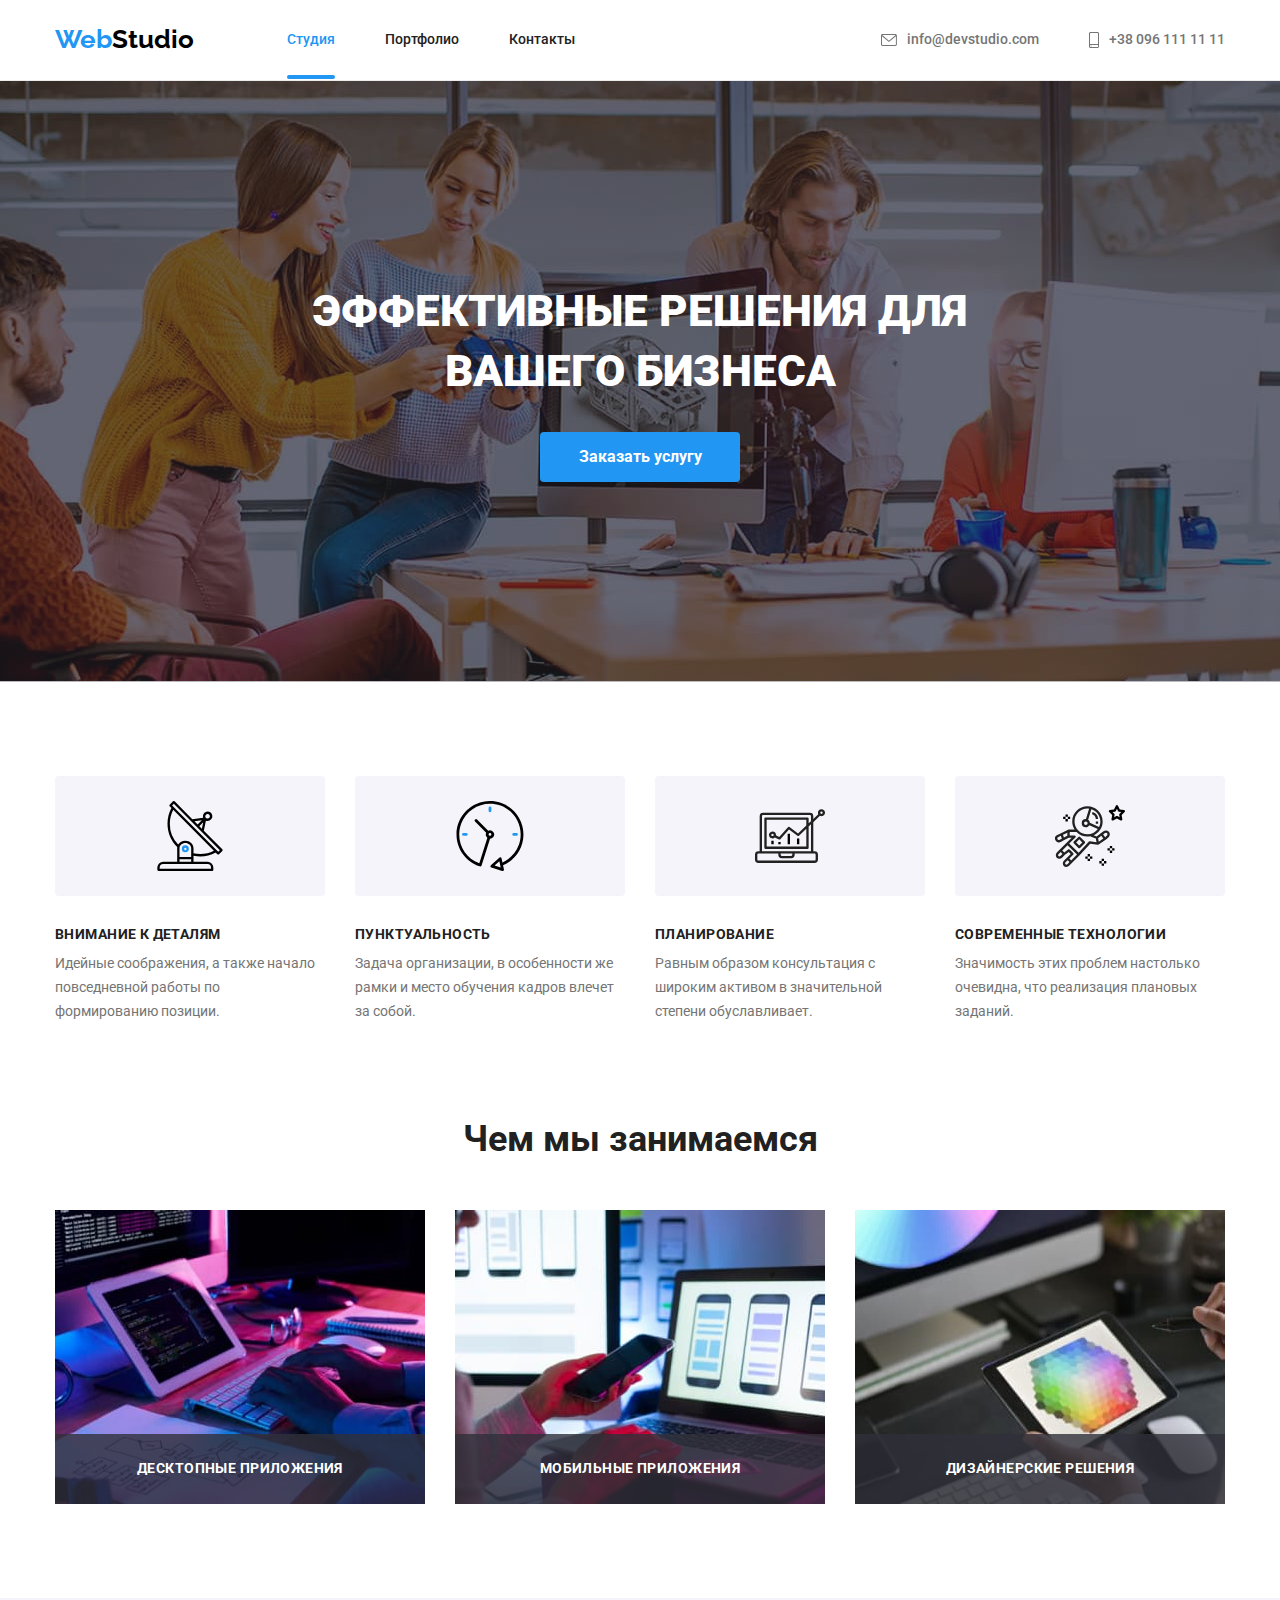
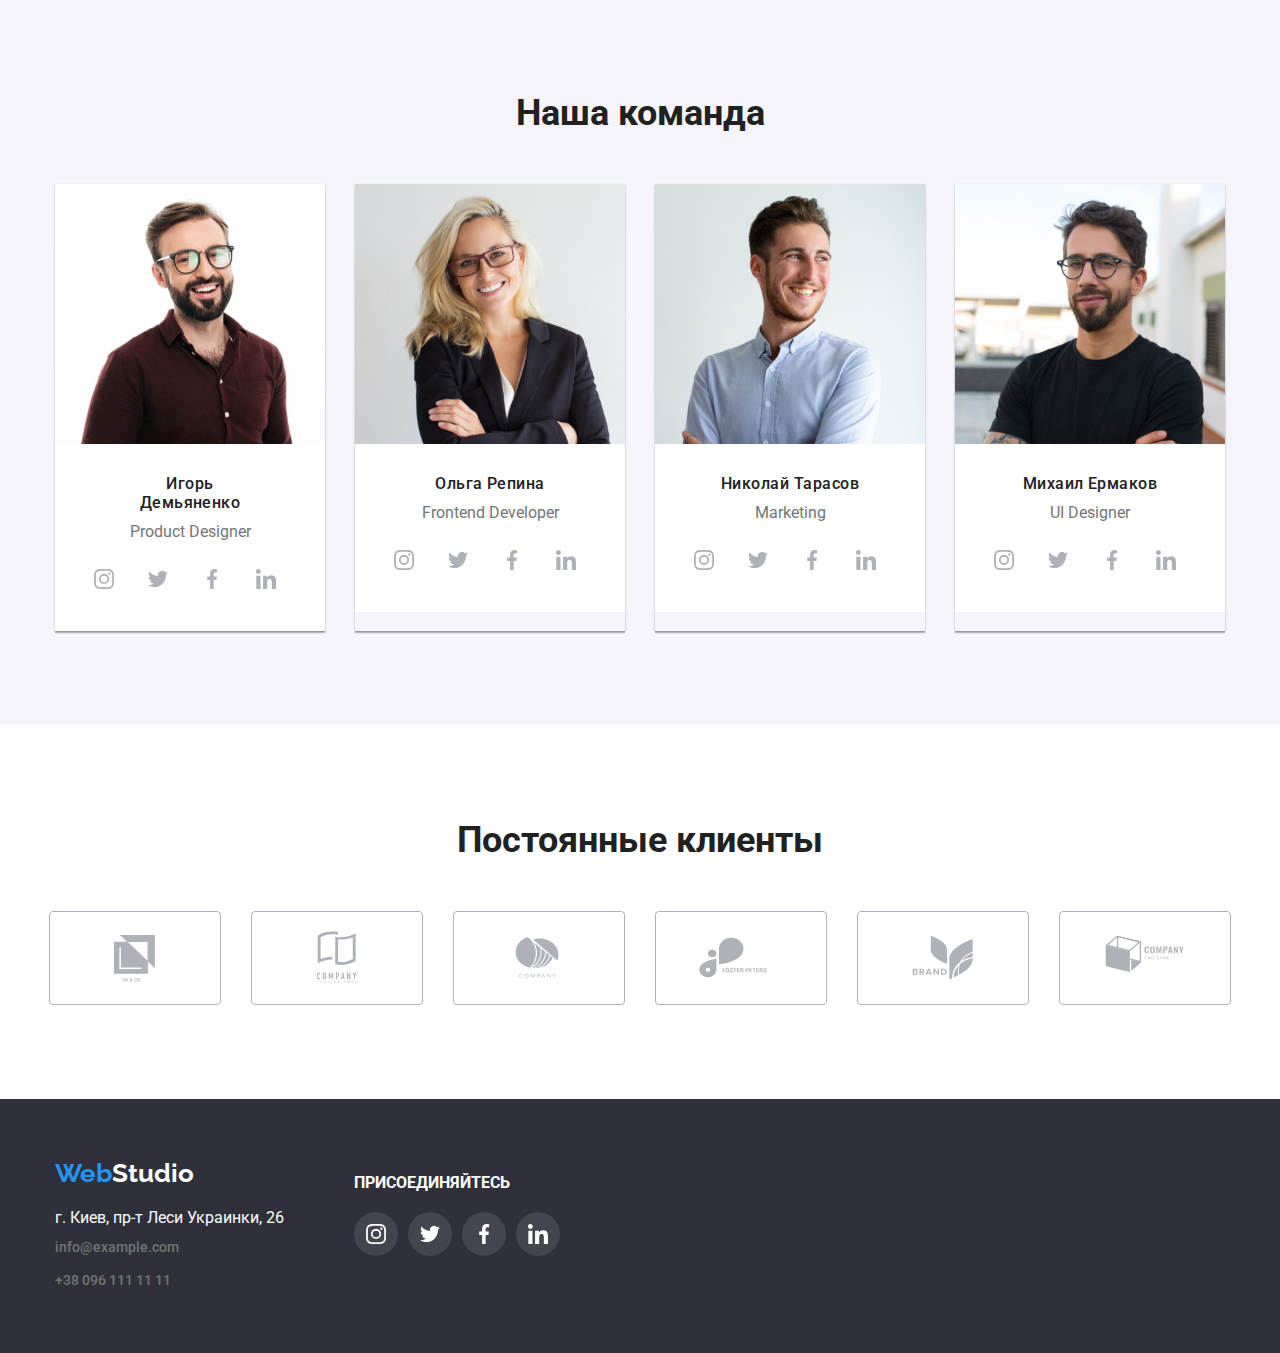
<file: index.html>
<!DOCTYPE html>
<html lang="ru">
<head>
    <meta charset="UTF-8">
    <meta http-equiv="X-UA-Compatible" content="IE=edge">
    <meta name="viewport" content="width=device-width, initial-scale=1.0">
    <title>WebStudio</title>
    <link rel="preconnect" href="https://fonts.gstatic.com">
    <link href="https://fonts.googleapis.com/css2?family=Raleway:wght@700&family=Roboto:wght@400;500;700;900&display=swap"
        rel="stylesheet">
    <link rel="stylesheet" href="https://cdnjs.cloudflare.com/ajax/libs/modern-normalize/1.0.0/modern-normalize.min.css">
    <link rel="stylesheet" href="./css/style.css">
</head>
<body>
    <!-- Шапка сайта -->
    <header class="page-header">
        <div class="container flex">
            <a class="logo" href="./index.html" lang="en">Web<span>Studio</span></a>
            <nav class="main-nav">
                <ul class="list site-nav flex">
                    <li class="item"><a class="link current" href="./index.html">Студия</a></li>
                    <li class="item"><a class="link" href="./portfolio.html">Портфолио</a></li>
                    <li class="item"><a class="link" href="">Контакты</a></li>
                </ul>
                
            </nav>
            <ul class="list contact-nav flex">
                <li class="item">
                    <a class="link link-contact" href="mailto:info@devstudio.com">
                        <svg class="contact-icon" width="16px" height="12px">
                            <use href="./images/icons.svg#icon-envelope"></use>
                        </svg>
                        info@devstudio.com
                    </a>
                </li>
                <li class="item">
                    <a class="link link-contact" href="tel:+380961111111">
                        <svg class="contact-icon" width="10px" height="16px">
                            <use href="./images/icons.svg#icon-smartphone"></use>
                        </svg>
                        +38 096 111 11 11
                    </a>
                </li>
            </ul>
        </div>
    </header>
    <!-- главная страница -->
    <main>
        <!-- Hero -->
        <section class="section hero-section hero-section-overlay">
            <div class="container">
                <div class="hero-section-title">
                    <h1 class="hero-title">Эффективные решения для вашего бизнеса</h1>
                    <button class="btn btn-hero" type="button" data-modal-open>Заказать услугу</button>
                </div>
            </div>
            
        </section>
        <!-- Наши преимущества -->
        <section class="section">
            <div class="container">
                <h2 hidden>Наши преимущества</h2>
                <ul class="list feature-list">
                    <li class="item">
                        <div class="feature-icons">
                            <svg class="feature-icon" width="70px" height="70px">
                                <use href="./images/icons.svg#icon-antenna"></use>
                            </svg>
                        </div>
                        <h3 class="title feature-title">Внимание к деталям</h3>
                        <p class="text feature-text">Идейные соображения, а также начало повседневной работы по формированию позиции.
                        </p>
                    </li>
                    <li class="item">
                        <div class="feature-icons">
                            <svg class="feature-icon" width="70px" height="70px">
                                <use href="./images/icons.svg#icon-clock"></use>
                            </svg>
                        </div>
                        
                        <h3 class="title feature-title">Пунктуальность</h3>
                        <p class="text feature-text">Задача организации, в особенности же рамки и место обучения кадров влечет за собой.
                        </p>
                    </li>
                    <li class="item">
                        <div class="feature-icons">
                            <svg class="feature-icon" width="70px" height="70px">
                                <use href="./images/icons.svg#icon-diagram"></use>
                            </svg>
                        </div>
                        <h3 class="title feature-title">Планирование</h3>
                        <p class="text feature-text">Равным образом консультация с широким активом в значительной степени обуславливает.
                        </p>
                    </li>
                    <li class="item">
                        <div class="feature-icons">
                            <svg class="feature-icon" width="70px" height="70px">
                                <use href="./images/icons.svg#icon-astronaut"></use>
                            </svg>
                        </div>
                        <h3 class="title feature-title">Современные технологии</h3>
                        <p class="text feature-text">Значимость этих проблем настолько очевидна, что реализация плановых заданий.</p>
                    </li>
                </ul>
                <h2 class="section-title">Чем мы занимаемся</h2>
                <ul class="list our-skills-list">
                    <li class="item">
                        <img src="./images/aboutus1.jpg" alt="Создание сайтов" width="370" height="294">
                        <p class="our-skills-list-text">Десктопные приложения</p>
                    </li>
                    <li class="item">
                        <img src="./images/aboutus2.jpg" alt="Разработка мобильных приложений" width="370" height="294">
                        <p class="our-skills-list-text">Мобильные приложения</p>
                    </li>
                    <li class="item">
                        <img src="./images/aboutus3.jpg" alt="Созданием дизайонв для сайтов и приложений" width="370" height="294">
                        <p class="our-skills-list-text">Дизайнерские решения</p>
                    </li>
                </ul>
            </div>
            
        </section>
        <!-- наша команда -->
        <section class="section section-our-team">
            <div class="container">
                <h2 class="section-title">Наша команда</h2>
                <ul class="list list-team">
                    <li class="item">
                        <div class="our-team-item">
                            <img class="team-image" src="./images/ourteam1.jpg" alt="Дизайнер" width="270" height="260">
                            <h3 class="title-team">Игорь Демьяненко</h3>
                            <p class="text team-text">Product Designer</p>
                            <ul class="social-items">
                                <li>
                                    <button class="social-links">
                                            <svg class="social-link" width="20" height="20">
                                                <use href="./images/icons.svg#icon-instagram"></use>
                                            </svg>
                                    </button>
                                </li>
                                <li>
                                    <button class="social-links">
                                        <svg class="social-link" width="20" height="20">
                                            <use href="./images/icons.svg#icon-twitter"></use>
                                        </svg>
                                    </button>
                                </li>
                                <li>
                                    <button class="social-links">
                                        <svg class="social-link" width="20" height="20">
                                            <use href="./images/icons.svg#icon-facebook"></use>
                                        </svg>
                                    </button>
                                </li>
                                <li>
                                    <button class="social-links">
                                        <svg class="social-link" width="20" height="20">
                                            <use href="./images/icons.svg#icon-linkedin"></use>
                                        </svg>
                                    </button>
                                </li>
                            </ul>
                        </div>
                        
                    </li>
                    <li class="item">
                        <div class="our-team-item">
                            <img class="team-image" src="./images/ourteam2.jpg" alt="Фронтенд разработчик" width="270" height="260">
                            <h3 class="title-team">Ольга Репина</h3>
                            <p class="text team-text">Frontend Developer</p>
                            <ul class="social-items">
                                <li>
                                    <button class="social-links">
                                        <svg class="social-link" width="20" height="20">
                                            <use href="./images/icons.svg#icon-instagram"></use>
                                        </svg>
                                    </button>
                                </li>
                                <li>
                                    <button class="social-links">
                                        <svg class="social-link" width="20" height="20">
                                            <use href="./images/icons.svg#icon-twitter"></use>
                                        </svg>
                                    </button>
                                </li>
                                <li>
                                    <button class="social-links">
                                        <svg class="social-link" width="20" height="20">
                                            <use href="./images/icons.svg#icon-facebook"></use>
                                        </svg>
                                    </button>
                                </li>
                                <li>
                                    <button class="social-links">
                                        <svg class="social-link" width="20" height="20">
                                            <use href="./images/icons.svg#icon-linkedin"></use>
                                        </svg>
                                    </button>
                                </li>
                            </ul>
                        </div>
                    </li>
                    <li class="item">
                        <div class="our-team-item">
                            <img class="team-image" src="./images/ourteam3.jpg" alt="Маркетолог" width="270" height="260">
                            <h3 class="title-team">Николай Тарасов</h3>
                            <p class="text team-text">Marketing</p>
                            <ul class="social-items">
                                <li>
                                    <button class="social-links">
                                        <svg class="social-link" width="20" height="20">
                                            <use href="./images/icons.svg#icon-instagram"></use>
                                        </svg>
                                    </button>
                                </li>
                                <li>
                                    <button class="social-links">
                                        <svg class="social-link" width="20" height="20">
                                            <use href="./images/icons.svg#icon-twitter"></use>
                                        </svg>
                                    </button>
                                </li>
                                <li>
                                    <button class="social-links">
                                        <svg class="social-link" width="20" height="20">
                                            <use href="./images/icons.svg#icon-facebook"></use>
                                        </svg>
                                    </button>
                                </li>
                                <li>
                                    <button class="social-links">
                                        <svg class="social-link" width="20" height="20">
                                            <use href="./images/icons.svg#icon-linkedin"></use>
                                        </svg>
                                    </button>
                                </li>
                            </ul>
                        </div>
                    </li>
                    <li class="item">
                        <div class="our-team-item">
                            <img class="team-image" src="./images/ourteam4.jpg" alt="Разработчик пользовательского интерфейса" width="270"
                                height="260">
                            <h3 class="title-team">Михаил Ермаков</h3>
                            <p class="text team-text">UI Designer</p>
                            <ul class="social-items">
                                <li>
                                    <button class="social-links">
                                        <svg class="social-link" width="20" height="20">
                                            <use href="./images/icons.svg#icon-instagram"></use>
                                        </svg>
                                    </button>
                                </li>
                                <li>
                                    <button class="social-links">
                                        <svg class="social-link" width="20" height="20">
                                            <use href="./images/icons.svg#icon-twitter"></use>
                                        </svg>
                                    </button>
                                </li>
                                <li>
                                    <button class="social-links">
                                        <svg class="social-link" width="20" height="20">
                                            <use href="./images/icons.svg#icon-facebook"></use>
                                        </svg>
                                    </button>
                                </li>
                                <li>
                                    <button class="social-links">
                                        <svg class="social-link" width="20" height="20">
                                            <use href="./images/icons.svg#icon-linkedin"></use>
                                        </svg>
                                    </button>
                                </li>
                            </ul>
                        </div>
                    </li>
                </ul>
            </div>
        </section>
        <section class="our-client section">
            <div class="container">
                <h2 class="section-title">Постоянные клиенты</h2>
                <ul class="our-client-list">
                    <li class="our-client-items">
                        <div class="our-client-item-one">
                            <svg class="our-client-item" width="41" height="47">
                            <use href="./images/icons.svg#icon-Logoclient"></use>
                            </svg>
                        </div>
                    </li>
                    <li class="our-client-items">
                        <div class="our-client-item-two">
                            <svg class="our-client-item" width="40" height="52">
                            <use href="./images/icons.svg#icon-Logoclient2"></use>
                        </svg>
                        </div>
                    </li>
                    <li class="our-client-items">
                        <div class="our-client-item-three">
                            <svg class="our-client-item" width="44" height="42">
                            <use href="./images/icons.svg#icon-Logoclient3"></use>
                        </svg>
                        </div>
                    </li>
                    <li class="our-client-items">
                        <div class="our-client-item-four">
                            <svg class="our-client-item" width="84" height="41">
                            <use href="./images/icons.svg#icon-Logoclient4"></use>
                        </svg>
                        </div>
                    </li>
                    <li class="our-client-items">
                        <div class="our-client-item-five">
                            <svg class="our-client-item" width="62" height="45">
                            <use href="./images/icons.svg#icon-Logoclient5"></use>
                        </svg>
                        </div>
                    </li>
                    <li class="our-client-items">
                        <div class="our-client-item-six">
                            <svg class="our-client-item" width="94" height="44">
                            <use href="./images/icons.svg#icon-Logoclient6"></use>
                        </svg>
                        </div>
                    </li>
                </ul>
            </div>
        </section>
    </main>
    <!-- Футер -->
    <footer class="footer">
        <div class="container footer-container">
            <div class="footer-contact">
                <a class="logo logo-footer" href="./index.html" lang="en">Web<span>Studio</span></a>
                <address class="footer-address">
                    <p class="address">г. Киев, пр-т Леси Украинки, 26 </p>
                    <a class="link link-contact" href="mailto:info@example.com">info@example.com</a>
                    <a class="link link-contact" href="tel:+380961111111">+38 096 111 11 11</a>
                </address>
            </div>
            <div class="footer-social-link">
                <p class="title">присоединяйтесь</p>
                <ul class="social-items">
                    <li>
                        <button class="social-links">
                            <svg class="social-link" width="20" height="20">
                                <use href="./images/icons.svg#icon-instagram"></use>
                            </svg>
                        </button>
                    </li>
                    <li>
                        <button class="social-links">
                            <svg class="social-link" width="20" height="20">
                                <use href="./images/icons.svg#icon-twitter"></use>
                            </svg>
                        </button>
                    </li>
                    <li>
                        <button class="social-links">
                            <svg class="social-link" width="20" height="20">
                                <use href="./images/icons.svg#icon-facebook"></use>
                            </svg>
                        </button>
                    </li>
                    <li>
                        <button class="social-links">
                            <svg class="social-link" width="20" height="20">
                                <use href="./images/icons.svg#icon-linkedin"></use>
                            </svg>
                        </button>
                    </li>
                </ul>
            </div>
        </div>
    </footer>
    <!-- модальное окно -->
    <div class="backdrop is-hidden" data-modal>
        <div class="modal">
            <button class="close-btn" data-modal-close>
                <svg class="close-icon" width="11" height="11">
                    <use href="./images/icons.svg#vector"></use>
                </svg>
            </button>
        </div>
    </div>
    <script src="./js/modal.js"></script>
</body>
</html>
</file>
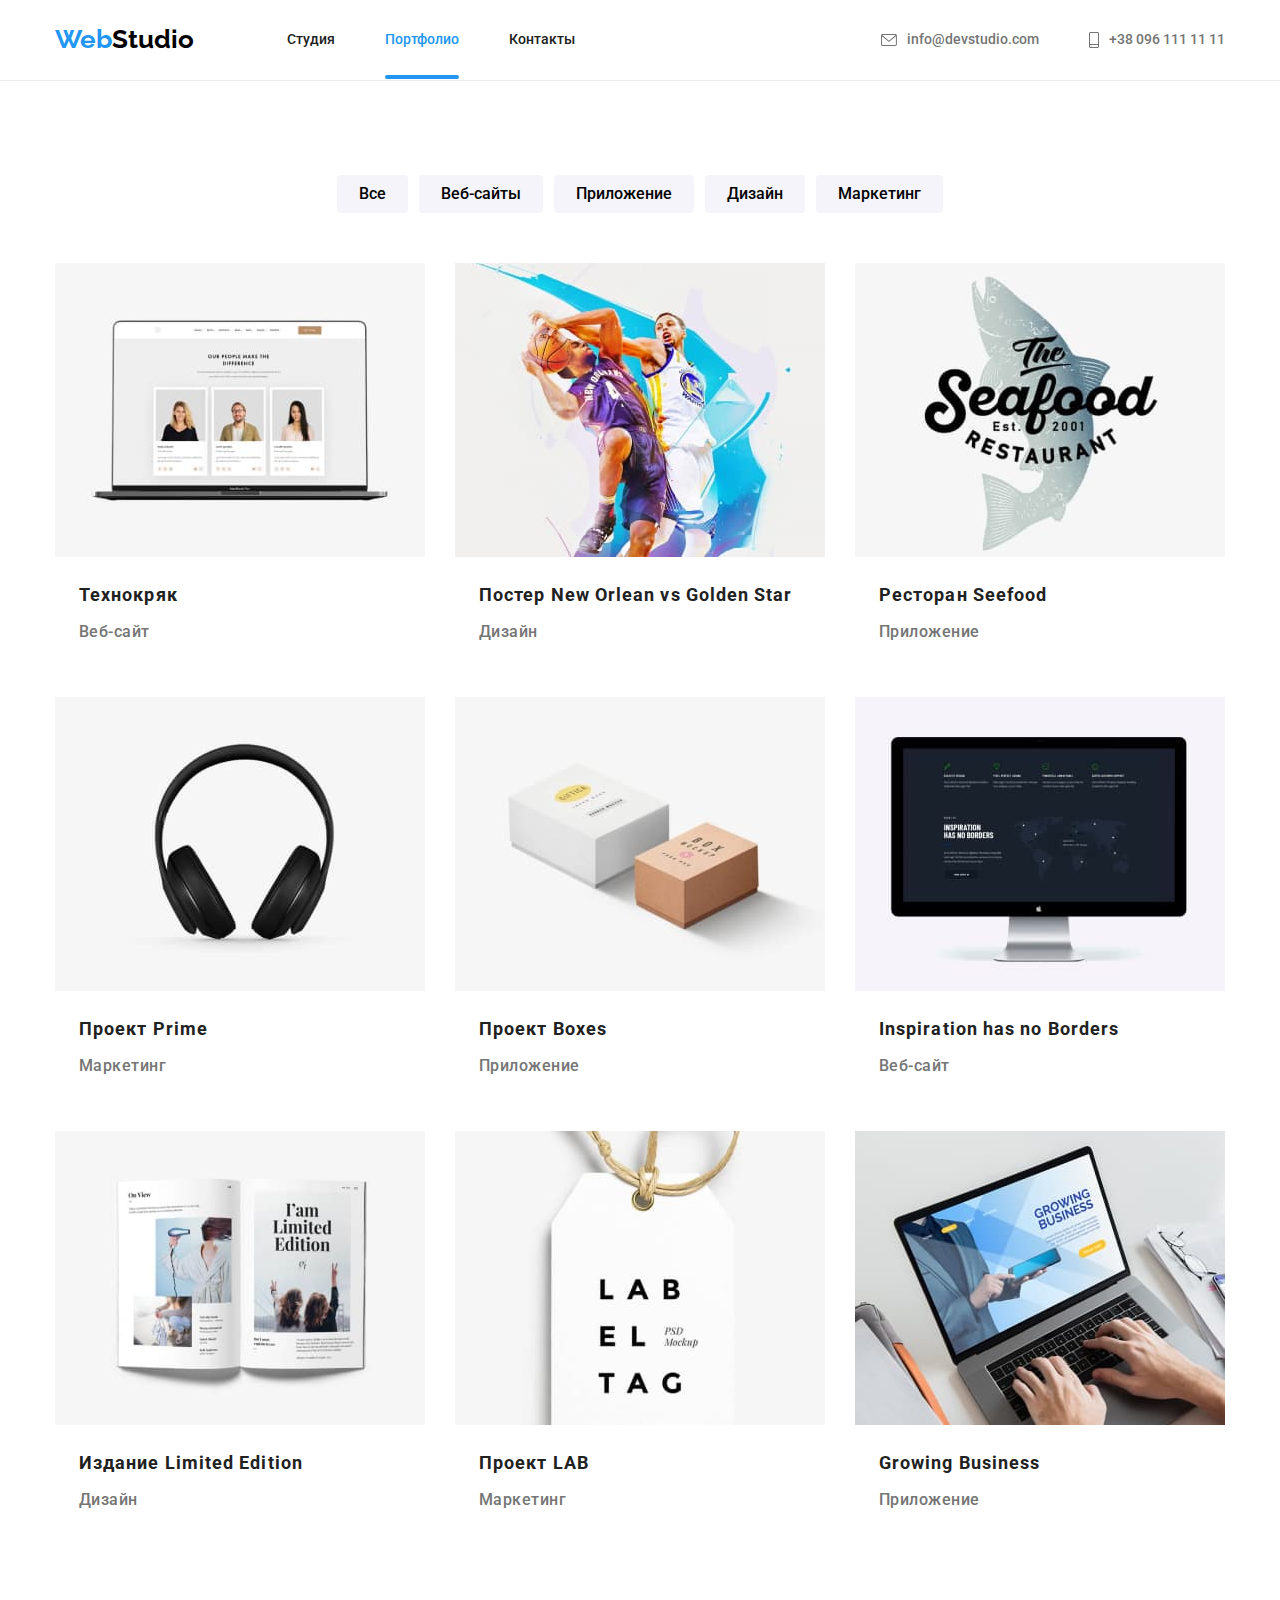
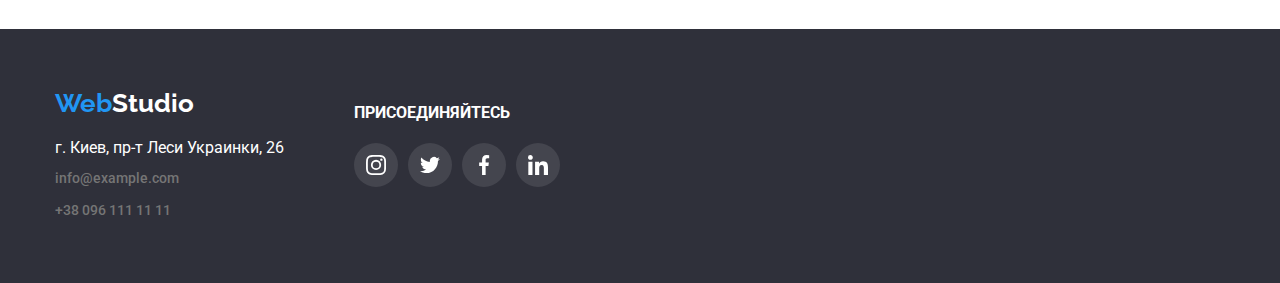
<file: portfolio.html>
<!DOCTYPE html>
<html lang="ru">

<head>
    <meta charset="UTF-8">
    <meta http-equiv="X-UA-Compatible" content="IE=edge">
    <meta name="viewport" content="width=device-width, initial-scale=1.0">
    <title>WebStudio</title>
    <link rel="preconnect" href="https://fonts.gstatic.com">
    <link href="https://fonts.googleapis.com/css2?family=Raleway:wght@700&family=Roboto:wght@400;500;700;900&display=swap"
        rel="stylesheet">
    <link rel="stylesheet" href="https://cdnjs.cloudflare.com/ajax/libs/modern-normalize/1.0.0/modern-normalize.min.css">
    <link rel="stylesheet" href="./css/style.css">
</head>

<body>
    <!-- Шапка сайта -->
    <header class="page-header">
        <div class="container flex">
            <a class="logo" href="./index.html" lang="en">Web<span>Studio</span></a>
            <nav class="main-nav">
                <ul class="list site-nav flex">
                    <li class="item"><a class="link" href="./index.html">Студия</a></li>
                    <li class="item"><a class="link current" href="./portfolio.html">Портфолио</a></li>
                    <li class="item"><a class="link" href="">Контакты</a></li>
                </ul>
    
            </nav>
            <ul class="list contact-nav flex">
                <li class="item">
                    <a class="link link-contact" href="mailto:info@devstudio.com">
                        <svg class="contact-icon" width="16px" height="12px">
                            <use href="./images/icons.svg#icon-envelope"></use>
                        </svg>
                        info@devstudio.com
                    </a>
                </li>
                <li class="item">
                    <a class="link link-contact" href="tel:+380961111111">
                        <svg class="contact-icon" width="10px" height="16px">
                            <use href="./images/icons.svg#icon-smartphone"></use>
                        </svg>
                        +38 096 111 11 11
                    </a>
                </li>
            </ul>
        </div>
    </header>

        <!-- главная страница -->
        <main>
            <section class="section section-portfolio">
                <div class="container">
                    <h1 hidden>Наше портфолио</h1>
                    <ul class="list btn-list">
                        <li class="item">
                            <button class="btn" type="button">Все</button>
                        </li>
                        <li class="item">
                            <button class="btn" type="button">Веб-сайты</button>
                        </li>
                        <li class="item">
                            <button class="btn" type="button">Приложение</button>
                        </li>
                        <li class="item">
                            <button class="btn" type="button">Дизайн</button>
                        </li>
                        <li class="item">
                            <button class="btn" type="button">Маркетинг</button>
                        </li>
                    </ul>
                    <ul class="list portfolio-list">
                        <li class="item">
                            <div class="portfolio-list-item">
                                <a class="link" href="#">
                                    <div class="portfolio-image">
                                        <img src="./images/portfolio/website1.jpg" alt="Веб-сайт Технокряк" width="370" height="294">
                                        <p class="text-works-transcriptions">Технокряк это современная площадка распространения коронавируса. Компании
                                            используют эту платформу для цифрового
                                            шпионажа и атак на защищённые сервера конкурентов.</p>
                                    </div>
                                    <h2 class="title-works">Технокряк</h2>
                                    <p class="text-works">Веб-сайт</p>
                                </a>
                            </div>
                        </li>
                        <li class="item">
                            <div class="portfolio-list-item">
                                <a class="link" href="#">
                                    <div class="portfolio-image">
                                        <img class="portfolio-image" src="./images/portfolio/website2.jpg" alt="Постер New Orlean vs Golden Star" width="370" height="294">
                                        <p class="text-works-transcriptions">Технокряк это современная площадка распространения коронавируса. Компании
                                            используют эту платформу для цифрового
                                            шпионажа и атак на защищённые сервера конкурентов.</p>
                                    </div>
                                    <h2 class="title-works">Постер New Orlean vs Golden Star</h2>
                                    <p class="text-works">Дизайн</p>
                                </a>
                            </div>
                        </li>
                        <li class="item">
                            <div class="portfolio-list-item">
                                <a class="link" href="#">
                                    <div class="portfolio-image">
                                        <img class="portfolio-image" src="./images/portfolio/website3.jpg" alt="Приложение для ресторана Seefood" width="370" height="294">
                                        <p class="text-works-transcriptions">Технокряк это современная площадка распространения коронавируса. Компании
                                            используют эту платформу для цифрового
                                            шпионажа и атак на защищённые сервера конкурентов.</p>
                                    </div>
                                    <h2 class="title-works">Ресторан Seefood</h2>
                                    <p class="text-works">Приложение</p>
                                </a>
                            </div>
                        </li>
                        <li class="item">
                            <div class="portfolio-list-item">
                                <a class="link" href="#">
                                    <div class="portfolio-image">
                                        <img class="portfolio-image" src="./images/portfolio/website4.jpg" alt="Проект Prime" width="370" height="294">
                                        <p class="text-works-transcriptions">Технокряк это современная площадка распространения коронавируса. Компании
                                            используют эту платформу для цифрового
                                            шпионажа и атак на защищённые сервера конкурентов.</p>
                                    </div>
                                    <h2 class="title-works">Проект Prime</h2>
                                    <p class="text-works">Маркетинг</p>
                                </a>
                            </div>
                        </li>
                        <li class="item">
                            <div class="portfolio-list-item">
                                <a class="link" href="#">
                                    <div class="portfolio-image">
                                        <img class="portfolio-image" src="./images/portfolio/website5.jpg" alt="Проект Boxes" width="370" height="294">
                                        <p class="text-works-transcriptions">Технокряк это современная площадка распространения коронавируса. Компании
                                            используют эту платформу для цифрового
                                            шпионажа и атак на защищённые сервера конкурентов.</p>
                                    </div>
                                    <h2 class="title-works">Проект Boxes</h2>
                                    <p class="text-works">Приложение</p>
                                </a>
                            </div>
                        </li>
                        <li class="item">
                            <div class="portfolio-list-item">
                                <a class="link" href="#">
                                    <div class="portfolio-image">
                                        <img class="portfolio-image" src="./images/portfolio/website6.jpg" alt="Inspiration has no Borders" width="370" height="294">
                                        <p class="text-works-transcriptions">Технокряк это современная площадка распространения коронавируса. Компании
                                            используют эту платформу для цифрового
                                            шпионажа и атак на защищённые сервера конкурентов.</p>
                                    </div>
                                    <h2 class="title-works">Inspiration has no Borders</h2>
                                    <p class="text-works">Веб-сайт</p>
                                </a>
                            </div>
                        </li>
                        <li class="item">
                            <div class="portfolio-list-item">
                                <a class="link" href="#">
                                    <div class="portfolio-image">
                                        <img class="portfolio-image" src="./images/portfolio/website7.jpg" alt="Издание Limited Edition" width="370" height="294">
                                        <p class="text-works-transcriptions">Технокряк это современная площадка распространения коронавируса. Компании
                                            используют эту платформу для цифрового
                                            шпионажа и атак на защищённые сервера конкурентов.</p>
                                    </div>
                                    <h2 class="title-works">Издание Limited Edition</h2>
                                    <p class="text-works">Дизайн</p>
                                </a>
                            </div>
                        </li>
                        <li class="item">
                            <div class="portfolio-list-item">
                                <a class="link" href="#">
                                    <div class="portfolio-image">
                                        <img class="portfolio-image" src="./images/portfolio/website8.jpg" alt="Проект LAB" width="370" height="294">
                                        <p class="text-works-transcriptions">Технокряк это современная площадка распространения коронавируса. Компании
                                            используют эту платформу для цифрового
                                            шпионажа и атак на защищённые сервера конкурентов.</p>
                                    </div>
                                    <h2 class="title-works">Проект LAB</h2>
                                    <p class="text-works">Маркетинг</p>
                                </a>
                            </div>
                        </li>
                        <li class="item">
                            <div class="portfolio-list-item">
                                <a class="link" href="#">
                                    <div class="portfolio-image">
                                        <img class="portfolio-image" src="./images/portfolio/website9.jpg" alt="Growing Business" width="370" height="294">
                                        <p class="text-works-transcriptions">Технокряк это современная площадка распространения коронавируса. Компании
                                            используют эту платформу для цифрового
                                            шпионажа и атак на защищённые сервера конкурентов.</p>
                                    </div>
                                    <h2 class="title-works">Growing Business</h2>
                                    <p class="text-works">Приложение</p>
                                </a>
                            </div>
                        </li>
                    </ul>
                </div>
            </section>

        </main>
        <!-- Футер -->
        <footer class="footer">
            <div class="container footer-container">
                <div class="footer-contact">
                    <a class="logo logo-footer" href="./index.html" lang="en">Web<span>Studio</span></a>
                    <address class="footer-address">
                        <p class="address">г. Киев, пр-т Леси Украинки, 26 </p>
                        <a class="link link-contact" href="mailto:info@example.com">info@example.com</a>
                        <a class="link link-contact" href="tel:+380961111111">+38 096 111 11 11</a>
                    </address>
                </div>
                <div class="footer-social-link">
                    <p class="title">присоединяйтесь</p>
                    <ul class="social-items">
                        <li>
                            <button class="social-links">
                                <svg class="social-link" width="20" height="20">
                                    <use href="./images/icons.svg#icon-instagram"></use>
                                </svg>
                            </button>
                        </li>
                        <li>
                            <button class="social-links">
                                <svg class="social-link" width="20" height="20">
                                    <use href="./images/icons.svg#icon-twitter"></use>
                                </svg>
                            </button>
                        </li>
                        <li>
                            <button class="social-links">
                                <svg class="social-link" width="20" height="20">
                                    <use href="./images/icons.svg#icon-facebook"></use>
                                </svg>
                            </button>
                        </li>
                        <li>
                            <button class="social-links">
                                <svg class="social-link" width="20" height="20">
                                    <use href="./images/icons.svg#icon-linkedin"></use>
                                </svg>
                            </button>
                        </li>
                    </ul>
                </div>
            </div>
        </footer>
</body>
</html>
</file>
<file: css/style.css>
:root {
  --dark-background: #2f303a;
  --white-background: #ffffff;
  --light-background: #e5e5e5;
  --grey-background: #f5f4fa;
  --text-dark: #000000;
  --text-white: #ffffff;
  --text-black: #212121;
  --text-grey: #757575;
  --accent-blue: #2196f3;
  --icon-color: #afb1b8;
  --animation: 250ms cubic-bezier(0.4, 0, 0.2, 1);
}
body {
  background: var(--white-background);
  font-family: Roboto, sans-serif;
  color: var(--text-black);
}
h1,
h2,
h3,
h4,
h5,
h6 {
  margin: 0;
}
p {
  margin: 0;
}
ul,
li {
  margin: 0;
  padding: 0;
}
button {
  padding: 0;
}
svg {
  display: block;
}
img {
  display: block;
}
.container {
  margin-left: auto;
  margin-right: auto;
  padding-left: 15px;
  padding-right: 15px;

  width: 1200px;

  /* outline: 1px solid tomato; */
}
.link {
  font-weight: 500;
  font-size: 14px;
  line-height: 1.14;
  color: var(--text-black);
  text-decoration: none;
  transition: color var(--animation);
}
.link:hover,
.link:focus {
  color: var(--accent-blue);
}
.section {
  padding-top: 94px;
  padding-bottom: 94px;
  font-size: 14px;
  line-height: 1.71;

  /* width: 1600px; */
}
.list {
  list-style-type: none;
}
.flex {
  display: flex;
}
/* Header */

.page-header {
  border-bottom: 1px solid #ececec;
  /* padding: 0 200px; */
}
.page-header .container {
  align-items: center;
}
.logo {
  color: var(--accent-blue);
  font-family: Raleway;
  font-weight: bold;
  font-size: 26px;
  text-decoration: none;
}
.logo span {
  color: var(--text-dark);
}
.main-nav {
  align-items: center;
}
.site-nav {
  margin: 0;
  padding: 32px 0 32px 93px;
  align-items: center;

  font-weight: 500;
  font-size: 14px;
  line-height: 1.14;
}
.site-nav .link {
  padding: 32px 0;
}
.site-nav .item + .item {
  margin-left: 50px;
}

.contact-nav {
  display: flex;
  margin-left: auto;
  padding: 0;
}
.link-contact {
  display: flex;
  align-items: center;
  color: var(--text-grey);
}
.site-nav .link.current {
  position: relative;
  color: var(--accent-blue);
}
.site-nav .link.current::after {
  content: '';
  display: block;
  width: 100%;
  height: 4px;
  background-color: var(--accent-blue);
  border-radius: 2px;
  /* opacity: 0.4;  */ /* в макеті є опасіті !!!*/

  position: absolute;
  left: 0;
  bottom: 0;
}
.contact-nav .item + .item {
  padding-left: 50px;
}
.contact-icon {
  margin-right: 10px;
  fill: currentColor;
  transition: fill var(--animation);
}
.link-contact:hover,
.link-contact:focus {
  fill: var(--accent-blue);
}

/* Main */

.hero-section {
  text-align: center;
}
.hero-section-overlay {
  max-width: 1600px;
  margin-left: auto;
  margin-right: auto;
  background-image: linear-gradient(
      to right,
      rgba(47, 48, 58, 0.4),
      rgba(47, 48, 58, 0.4)
    ),
    url('../images/backgroundhero.png');

  background-repeat: no-repeat;
  background-position: 50% 50%;
}
.hero-section-title {
  padding: 106px 237px 106px 237px;
}
.hero-title {
  margin-bottom: 30px;

  font-weight: 900;
  font-size: 44px;
  line-height: 137%;
  color: var(--text-white);
  text-transform: uppercase;
}
.btn {
  background-color: var(--grey-background);
  font-weight: 500;
  font-size: 16px;
  line-height: 1.63;
  text-align: center;
  cursor: pointer;
  transition: color var(--animation), background-color var(--animation);
}
.btn:hover,
.btn:focus {
  background-color: var(--accent-blue);
  color: var(--text-white);
}
.btn-hero {
  background-color: var(--accent-blue);
  font-weight: bold;
  font-size: 16px;
  line-height: 1.88;
  text-align: center;
  color: var(--text-white);
  width: 200px;
  border: transparent;
  border-radius: 4px;
  padding: 10px 32px;
}
.close-btn {
  position: absolute;
  top: 8px;
  right: 8px;
  padding: 9px 9px 10px 10px;
  border: 1px solid rgba(0, 0, 0, 0.1);
  border-radius: 50%;
  background-color: var(--white-background);
  cursor: pointer;
}
.close-icon {
  /* fill: #000000; */
}
.backdrop {
  position: fixed;
  top: 0;
  left: 0;
  width: 100%;
  height: 100%;
  background: rgba(0, 0, 0, 0.2);

  opacity: 1;

  transition: opacity 250ms cubic-bezier(0.4, 0, 0.2, 1);
}
.backdrop.is-hidden {
  opacity: 0;
  pointer-events: none;
  visibility: hidden;
}
.backdrop.is-hidden .modal {
  transform: translate(-50%, -50%) scale(0);
}
.modal {
  position: absolute;
  top: 50%;
  left: 50%;
  transform: translate(-50%, -50%) scale(1);
  width: 528px;
  height: 581px;

  background-color: #fff;
  box-shadow: 0px 1px 3px rgba(0, 0, 0, 0.12), 0px 1px 1px rgba(0, 0, 0, 0.14),
    0px 2px 1px rgba(0, 0, 0, 0.2);
  border-radius: 4px;

  transition: transform 250ms cubic-bezier(0.4, 0, 0.2, 1);
}
/* наши преимущества */
.feature-list {
  display: flex;
  margin-bottom: 94px;
}
.feature-list .item {
  width: calc((100% - 90px) / 4);
}
.feature-list .item:not(:last-child) {
  margin-right: 30px;
}
.feature-list .feature-title {
  margin-bottom: 10px;
}
.title {
  font-weight: bold;
  line-height: 1.14;
  text-transform: uppercase;
  margin-bottom: 10px;
}
.feature-title {
  font-size: 14px;
  letter-spacing: 0.03em;
  line-height: 1.15;
}
.section-title {
  margin-bottom: 50px;

  font-weight: bold;
  font-size: 36px;
  line-height: 1.17;
  text-align: center;
}
.text {
  color: var(--text-grey);
}
.our-skills-list {
  display: flex;
}
.our-skills-list .item:not(:last-child) {
  margin-right: 30px;
}
.our-skills-list .item {
  position: relative;
}
.our-skills-list-text {
  position: absolute;
  width: 100%;
  left: 0;
  bottom: 0;
  padding: 27px 0;
  text-align: center;
  background-color: rgba(47, 48, 58, 0.8);
  color: var(--text-white);
  text-transform: uppercase;
  font-weight: bold;
  font-size: 14px;
  line-height: 1.14;
  letter-spacing: 0.03em;
}
.feature-icons {
  padding: 25px 100px;
  margin-bottom: 30px;
  background-color: var(--grey-background);
  border-radius: 4px;
  text-align: center;
}
/* наша команда */
.section-our-team {
  background-color: var(--grey-background);
}
.list-team {
  display: flex;
  text-align: center;
}
.our-team-item {
  background-color: var(--white-background);
}
.list-team .item {
  display: block;
  box-shadow: 0px 1px 3px rgba(0, 0, 0, 0.12), 0px 1px 1px rgba(0, 0, 0, 0.14),
    0px 2px 1px rgba(0, 0, 0, 0.2);
}
.list-team .item:not(:last-child) {
  margin-right: 30px;
}
.title-team {
  font-weight: 500;
  font-size: 16px;
  line-height: 119%;
  letter-spacing: 0.03em;
  padding: 0 59px 10px 59px;
}
.our-skills-list {
  display: flex;
}
.our-skills-list .item:not(:last-child) {
  margin-right: 30px;
}
.team-text {
  font-size: 16px;
  line-height: 1.19;
  padding-right: auto;
  padding-bottom: 16px;
  padding-left: auto;
}
.team-image {
  display: block;
  margin-bottom: 30px;
}
.social-links {
  display: block;
  margin-right: 10px;
  padding: 12px;
  color: var(--icon-color);
  background-color: var(--white-background);
  border: none;
  border-radius: 50%;
  cursor: pointer;
  transition: color var(--animation), background-color var(--animation);
}

.social-links:hover,
.social-links:focus {
  background-color: var(--accent-blue);
  color: var(--text-white);
}
.social-link {
  text-align: center;
  fill: currentColor;
}
.social-items {
  display: flex;
  justify-content: center;
  padding-bottom: 30px;
  list-style: none;
}
/* Наши клиенты */
.our-client-list {
  display: flex;
  justify-content: center;
  list-style: none;
}
.our-client-items {
  padding: 16px 32px;
  border: 1px solid #afb1b8;
  border-radius: 4px;
  color: var(--icon-color);
  cursor: pointer;
  transition: color var(--animation), border var(--animation);
}
.our-client-items:hover,
.our-client-items:focus {
  color: var(--accent-blue);
  border: 1px solid var(--accent-blue);
}
.our-client-items:not(:last-child) {
  margin-right: 30px;
}
.our-client-item {
  display: block;
  fill: currentColor;
}
.our-client-item-one {
  padding: 7px 33px 6px 32px;
}
.our-client-item-two {
  padding: 3px 33px 5px;
}
.our-client-item-three {
  padding: 8px 33px 10px 29px;
}
.our-client-item-four {
  padding: 9px 11px 10px;
}
.our-client-item-five {
  padding: 7px 22px 8px;
}
.our-client-item-six {
  padding: 7px 6px 9px;
}
/* наши работы */
.section-portfolio {
  background-color: var(--white-background);
}
.btn-list {
  text-align: center;
  margin-bottom: 50px;
}
.btn-list .item {
  display: inline-block;
  letter-spacing: 0.03em;
  transition: box-shadow var(--animation);
}
.btn-list .item:not(:last-child) {
  margin-right: 8px;
}
.btn-list .item:hover,
.btn-list .item:focus {
  box-shadow: 0px 3px 1px rgba(0, 0, 0, 0.1), 0px 1px 2px rgba(0, 0, 0, 0.08),
    0px 2px 2px rgba(0, 0, 0, 0.12);
}
.item .btn {
  padding: 6px 22px;
  border: transparent;
  border-radius: 4px;
  font-family: Roboto;
  font-weight: 500;
}

.portfolio-list {
  display: flex;
  flex-wrap: wrap;
}
.portfolio-image {
  position: relative;
}

.portfolio-list .item:not(:nth-child(3n + 3)) {
  margin-right: 30px;
}
.portfolio-list .item:not(:nth-child(n + 7)) {
  margin-bottom: 30px;
}
.portfolio-list-item {
  background-color: var(--white-background);
  overflow: hidden;
}

.title-works {
  margin-top: 20px;
  padding-left: 24px;
  padding-right: auto;
  font-weight: bold;
  font-size: 18px;
  line-height: 2;
  letter-spacing: 0.06em;
}
.text-works {
  margin-top: 4px;
  padding-bottom: 20px;
  padding-left: 24px;
  font-size: 16px;
  line-height: 1.88;
  letter-spacing: 0.03em;
  color: var(--text-grey);
}
.text-works-transcriptions {
  position: absolute;
  bottom: 0;
  left: 0;
  width: 100%;
  height: 100%;
  font-weight: normal;
  font-size: 18px;
  line-height: 1.56;
  letter-spacing: 0.03em;
  color: var(--text-white);
  background-color: var(--accent-blue);
  opacity: 0.9;

  padding: 63px 24px;

  transform: scaleY(0);
  transform-origin: bottom;
  transition: transform 250ms cubic-bezier(0.4, 0, 0.2, 1);
  /* opasity 250ms cubic-bezier(0.4, 0, 0.2, 1); */
}
.portfolio-list .link:hover,
.portfolio-list .link:focus {
  color: var(--text-dark);
}
.portfolio-list .item:hover,
.portfolio-list .item:focus {
  box-shadow: 0px 1px 1px rgba(0, 0, 0, 0.12), 0px 4px 4px rgba(0, 0, 0, 0.06),
    1px 4px 6px rgba(0, 0, 0, 0.16);
}
.portfolio-list-item:hover .text-works-transcriptions,
.portfolio-list-item:focus .text-works-transcriptions {
  transform: scaleY(1);
  opacity: 0.9;
}

/* Footer */
.footer {
  background-color: var(--dark-background);
}

.footer-container {
  display: flex;
  padding-top: 60px;
  padding-bottom: 60px;
}
.footer-contact {
  margin-right: 70px;
}
.logo-footer {
  display: block;
  margin-bottom: 20px;
}
.logo-footer span {
  color: var(--text-white);
}

.address {
  margin-bottom: 9px;
  font-style: normal;
  color: var(--text-white);
}

.footer-address .link-contact {
  display: block;
  font-size: 14px;
  line-height: 1.71;
  cursor: default;
  font-style: normal;
}
.footer-address .link-contact:not(:last-child) {
  margin-bottom: 9px;
}

.footer-social-link {
  padding-top: 15px;
  cursor: pointer;
}
.footer-social-link .title {
  margin-bottom: 20px;
  color: var(--text-white);
}
.footer-social-link .social-items {
  padding: 0;
}
.footer-social-link .social-links {
  background-color: rgba(255, 255, 255, 0.1);
  color: var(--text-white);
  transition: background-color var(--animation);
}
.footer-social-link .social-links:hover,
.footer-social-link .social-links:focus {
  background-color: var(--accent-blue);
}
</file>
